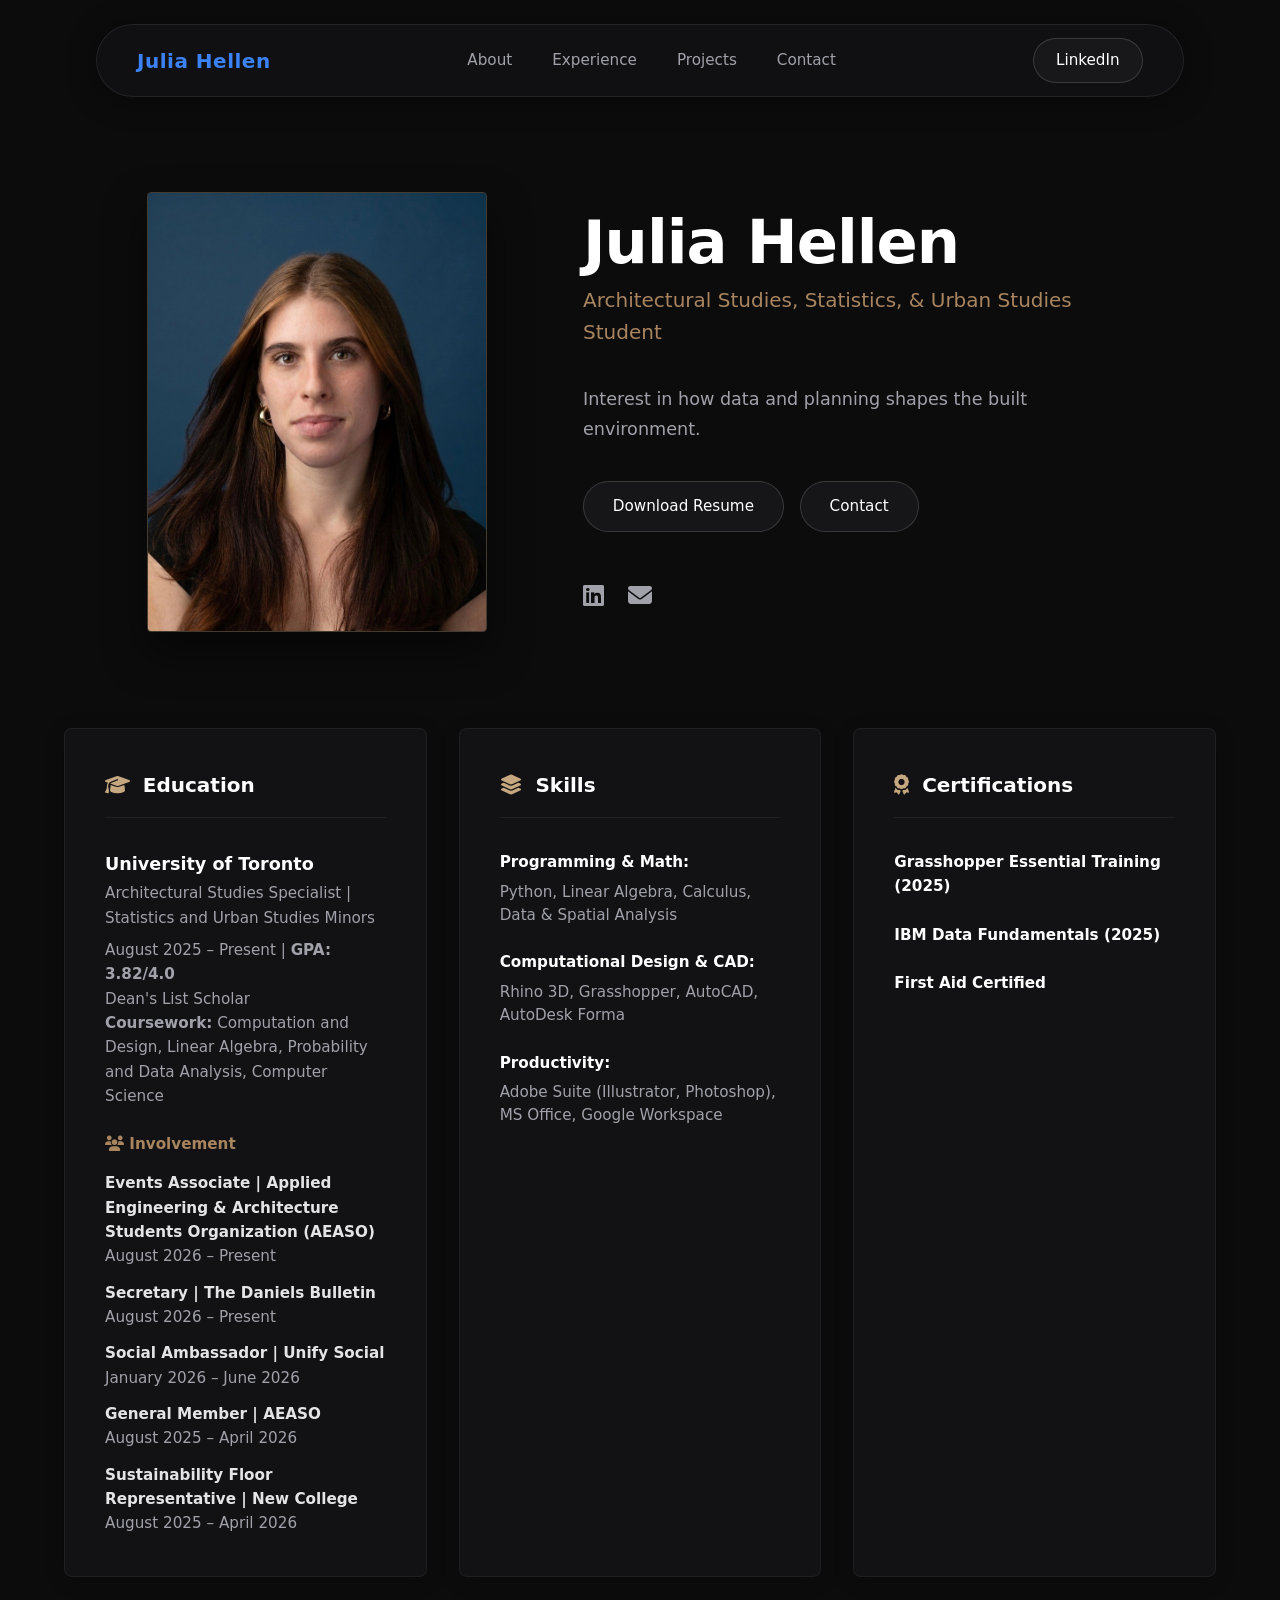
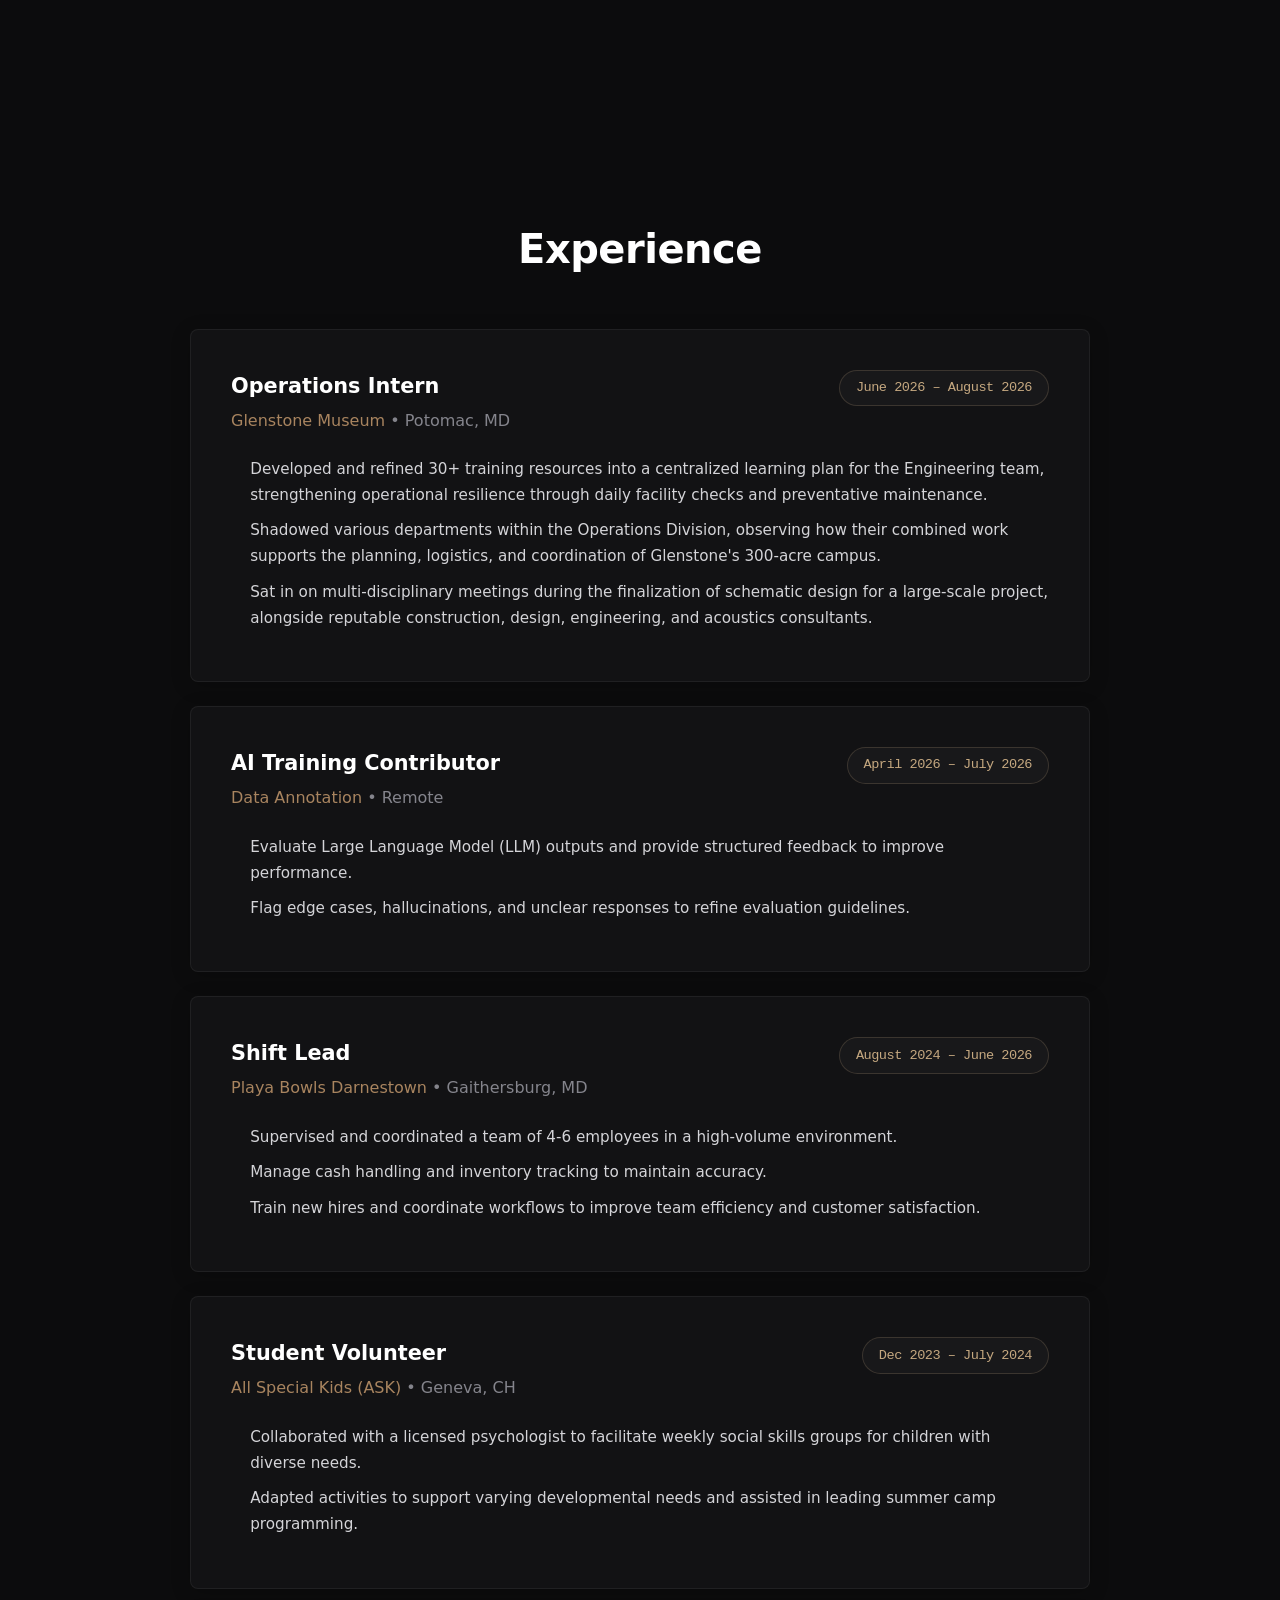
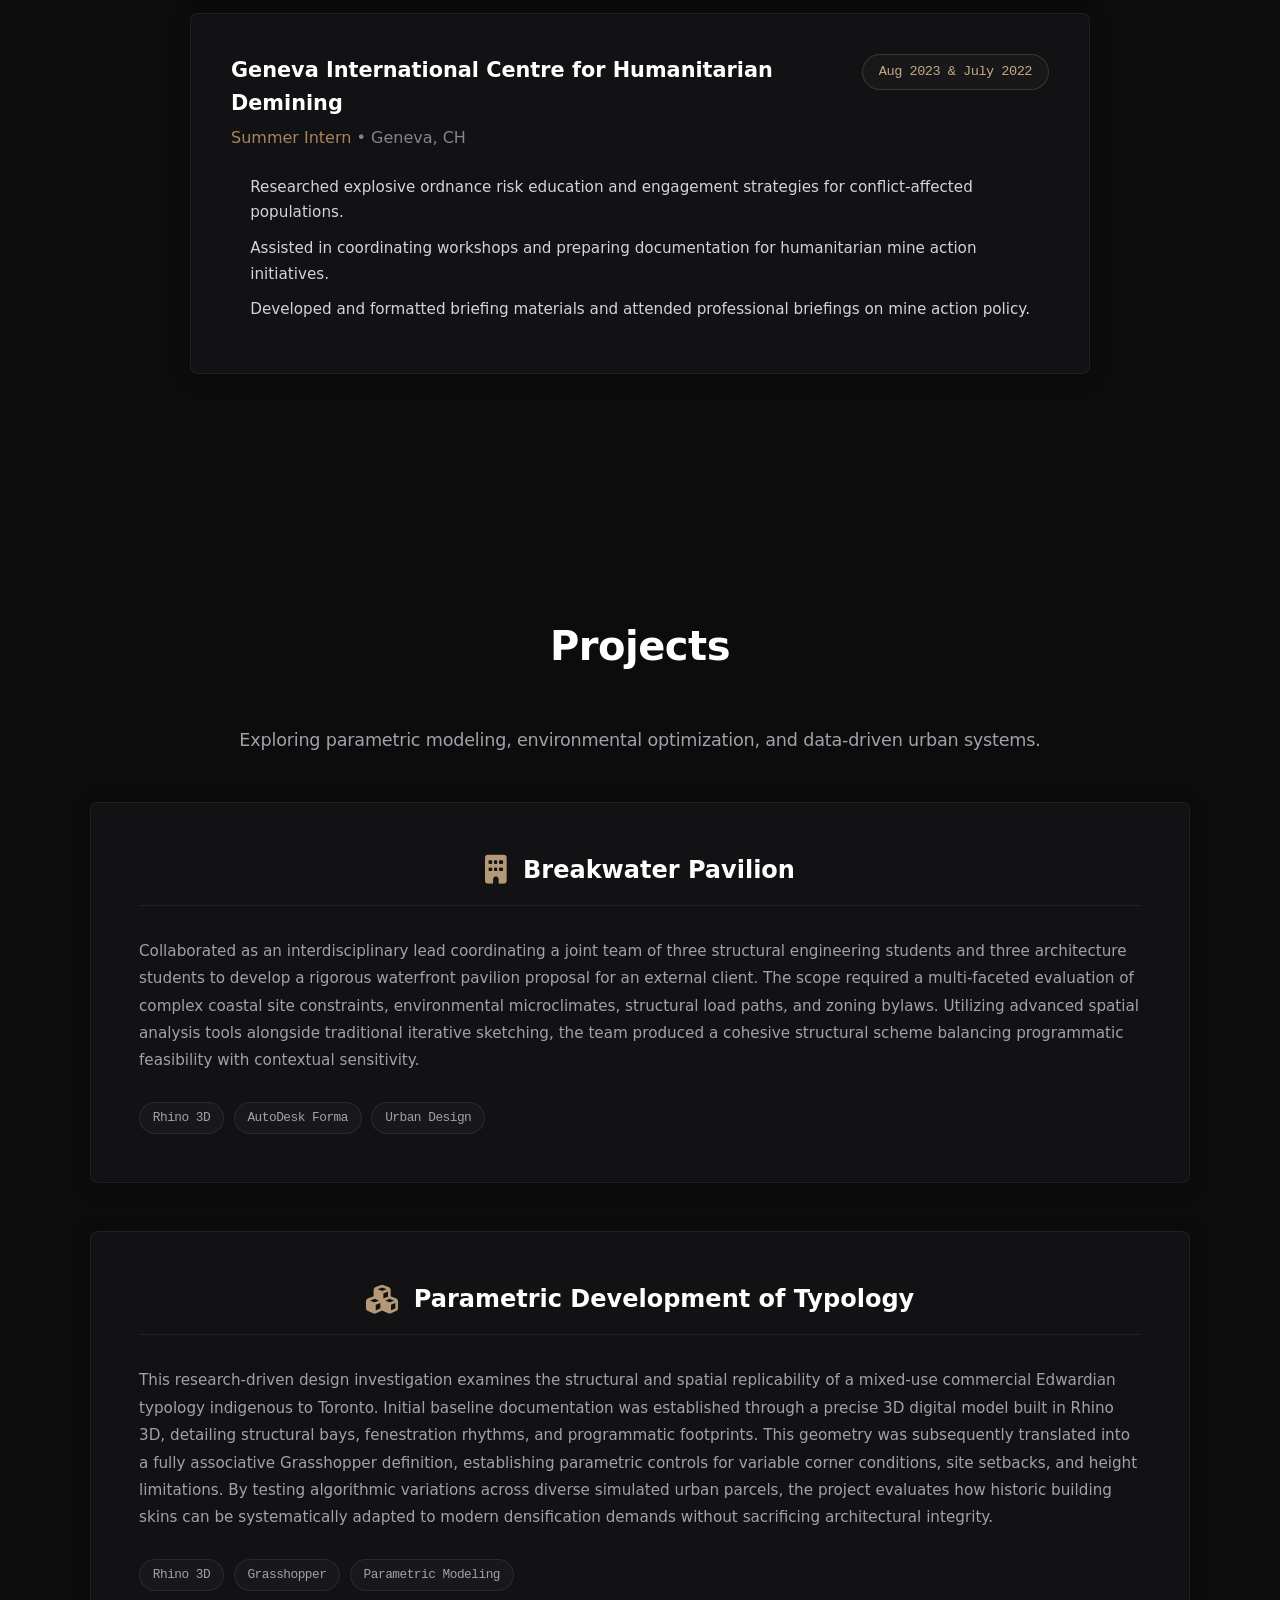
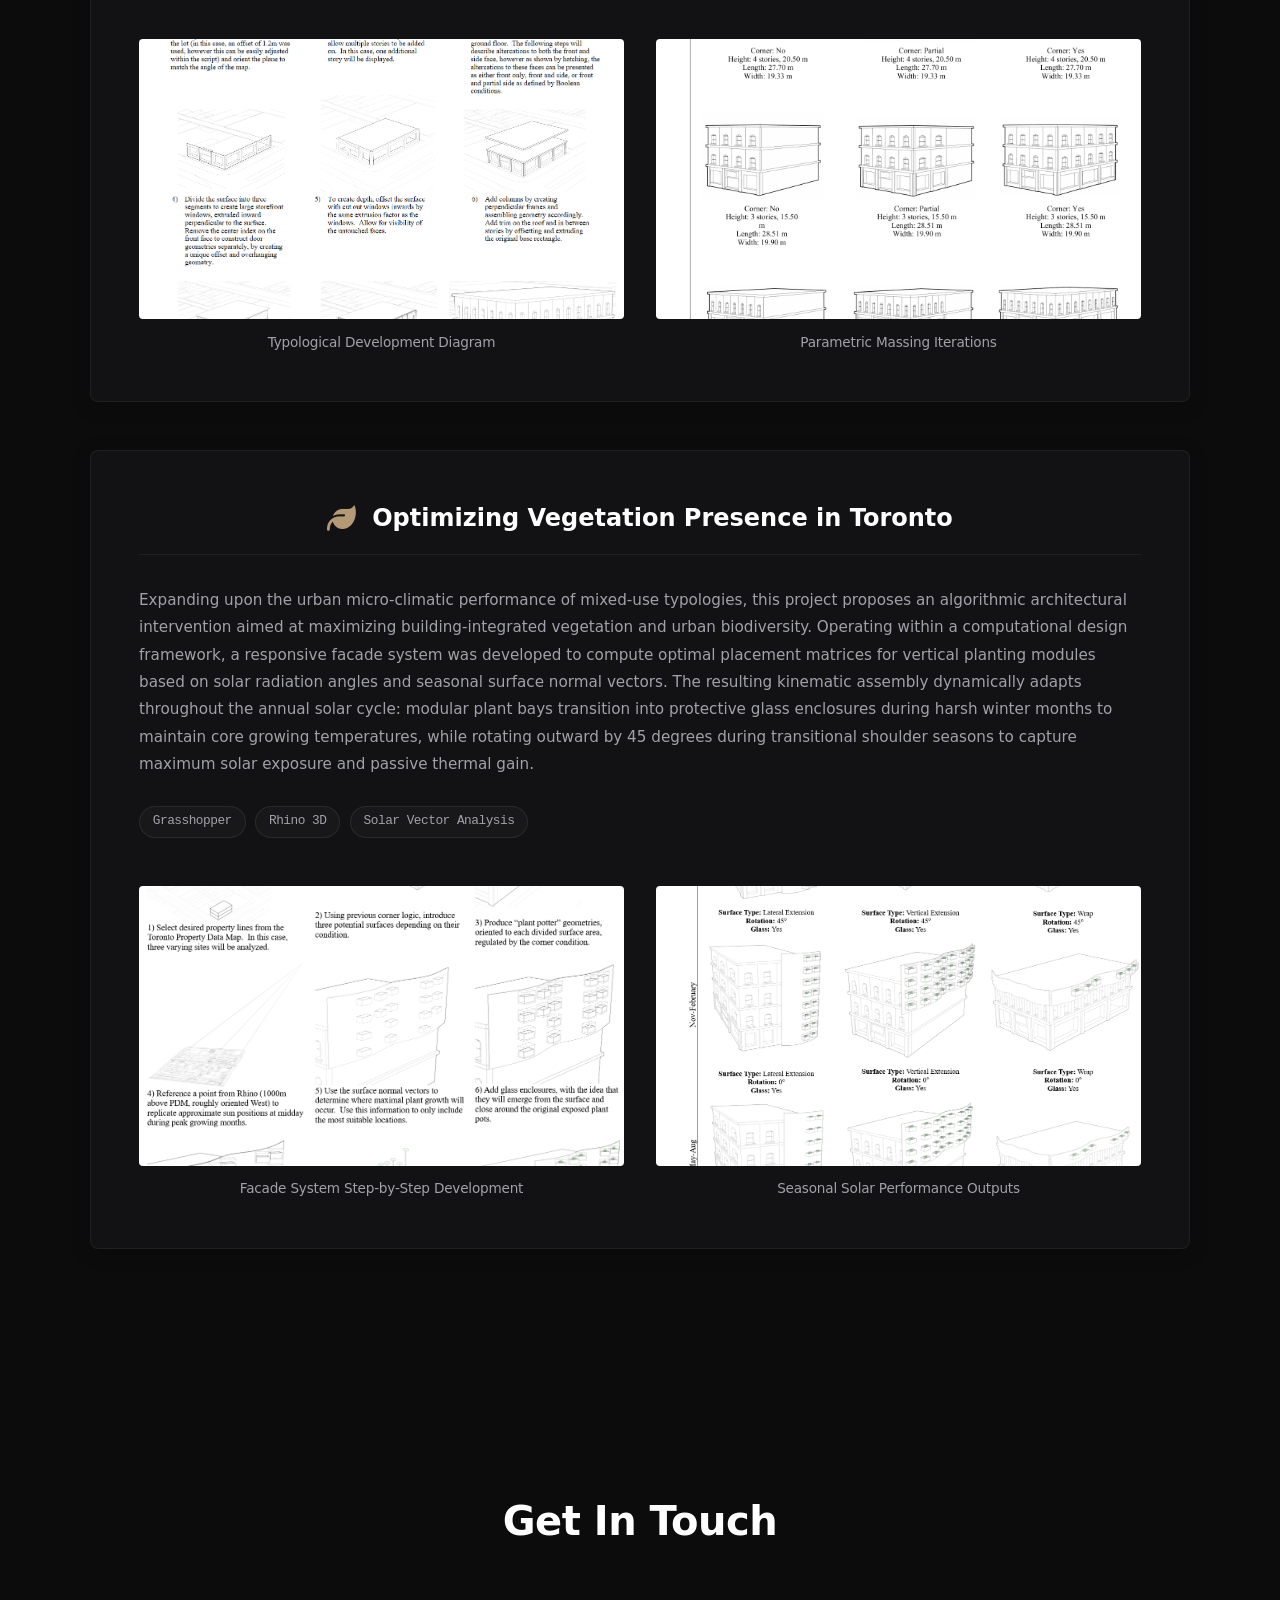
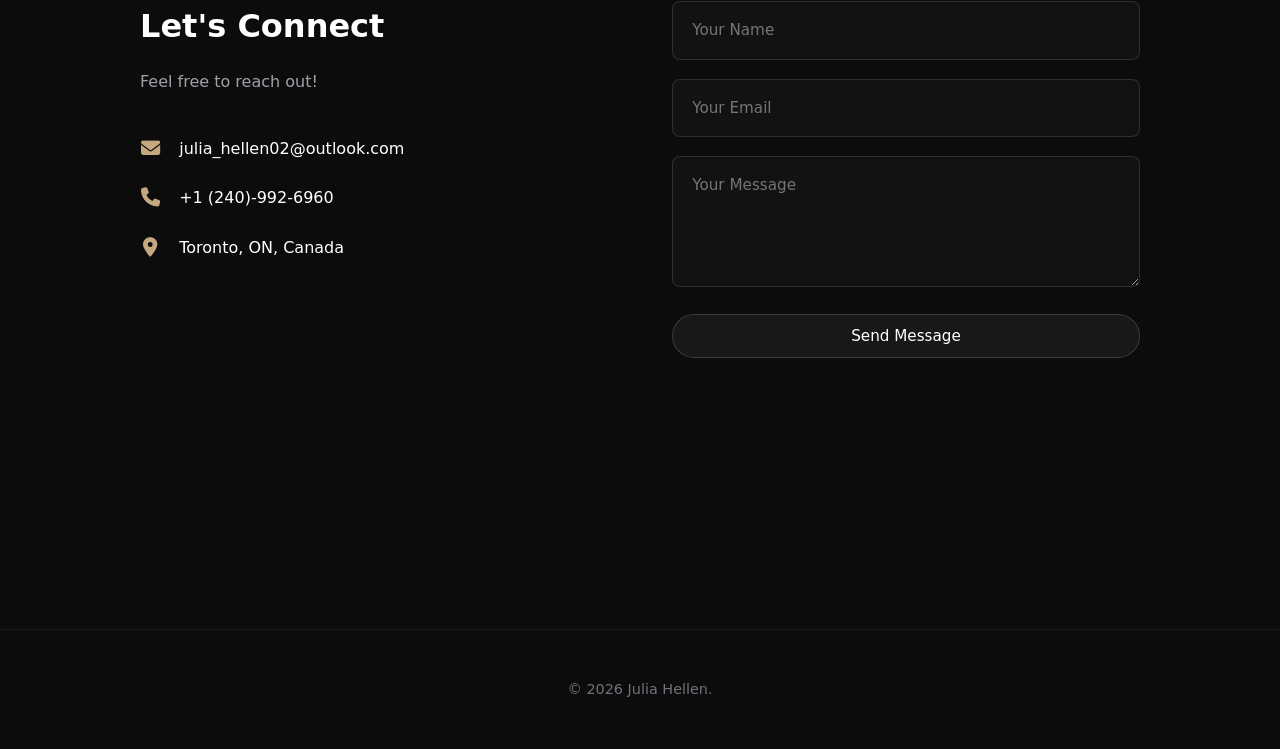
<file: index.html>
<!DOCTYPE html>
<html lang="en">
<head>
<meta charset="UTF-8">
<meta name="viewport" content="width=device-width, initial-scale=1.0">
<title>Julia Hellen | Portfolio</title>
<link rel="stylesheet" href="style.css">
<!-- Font Awesome CDN -->
<link rel="stylesheet" href="https://cdnjs.cloudflare.com/ajax/libs/font-awesome/6.5.1/css/all.min.css">
</head>
<body>
<header class="header">
<a href="#" class="logo"><span>Julia Hellen</span></a>

<ul class="nav-links">
<li><a href="#about">About</a></li>
<li><a href="#experience">Experience</a></li>
<li><a href="#projects">Projects</a></li>
<li><a href="#contact">Contact</a></li>
</ul>

<i class="fa-solid fa-bars" id="menu-icon"></i>

<a href="https://www.linkedin.com/in/julia-hellen/" target="_blank" class="visit-button">LinkedIn</a>
</header>

<!-- Hero / About Section -->
<section id="about" class="about">
<!-- Top Row: Photo on Left, Bio Info on Right -->
<div class="about-hero">
<div class="img-box">
<img src="photo.jpg" alt="Julia Hellen">
</div>

<div class="info-box">
<div class="text">
<h1>Julia Hellen</h1>
<span>Architectural Studies, Statistics, & Urban Studies Student </span>
</div>
<p class="tagline">Interest in how data and planning shapes the built environment.</p>

<div class="button-group">
<a href="Julia_Hellen.pdf" download="Julia_Hellen.pdf" class="button">Download Resume</a>
<a href="#contact" class="button">Contact</a>
</div>

<div class="socials">
<a href="https://www.linkedin.com/in/julia-hellen/" target="_blank" aria-label="LinkedIn"><i class="fa-brands fa-linkedin"></i></a>
<a href="mailto:julia_hellen02@outlook.com" aria-label="Email"><i class="fa-solid fa-envelope"></i></a>
</div>
</div>
</div>

<!-- 3 Info Cards Centered Below -->
<div class="skills-edu-grid">
<!-- Card 1: Education -->
<div class="info-card">
<h3><i class="fa-solid fa-graduation-cap"></i> Education</h3>
<div class="edu-item">
<h4>University of Toronto</h4>
<p class="sub text-accent">Architectural Studies Specialist | Statistics and Urban Studies Minors</p>
<p class="dates">August 2025 – Present | <strong>GPA: 3.82/4.0</strong></p>
<p class="highlight">Dean's List Scholar</p>
<p class="courses"><strong>Coursework:</strong> Computation and Design, Linear Algebra, Probability and Data Analysis, Computer Science</p>
</div>

<!-- Involvement Section -->
<div class="involvement-section">
<h4 class="sub text-accent" style="margin-bottom: 15px;"><i class="fa-solid fa-users"></i> Involvement</h4>

<div class="edu-item" style="margin-bottom: 12px;">
<h5 style="font-size: 0.95rem; font-weight: 600;">Events Associate | Applied Engineering & Architecture Students Organization (AEASO)</h5>
<p class="dates">August 2026 – Present</p>
</div>

<div class="edu-item" style="margin-bottom: 12px;">
<h5 style="font-size: 0.95rem; font-weight: 600;">Secretary | The Daniels Bulletin</h5>
<p class="dates">August 2026 – Present</p>
</div>

<div class="edu-item" style="margin-bottom: 12px;">
<h5 style="font-size: 0.95rem; font-weight: 600;">Social Ambassador | Unify Social</h5>
<p class="dates">January 2026 – June 2026</p>
</div>

<div class="edu-item" style="margin-bottom: 12px;">
<h5 style="font-size: 0.95rem; font-weight: 600;">General Member | AEASO</h5>
<p class="dates">August 2025 – April 2026</p>
</div>

<div class="edu-item">
<h5 style="font-size: 0.95rem; font-weight: 600;">Sustainability Floor Representative | New College</h5>
<p class="dates">August 2025 – April 2026</p>
</div>
</div>
</div>

<!-- Card 2: Skills -->
<div class="info-card">
<h3><i class="fa-solid fa-layer-group"></i> Skills</h3>
<div class="skills-list">
<div class="skill-group">
<label>Programming & Math:</label>
<span>Python, Linear Algebra, Calculus, Data & Spatial Analysis</span>
</div>
<div class="skill-group">
<label>Computational Design & CAD:</label>
<span>Rhino 3D, Grasshopper, AutoCAD, AutoDesk Forma</span>
</div>
<div class="skill-group">
<label>Productivity:</label>
<span>Adobe Suite (Illustrator, Photoshop), MS Office, Google Workspace</span>
</div>
</div>
</div>

<!-- Card 3: Certifications -->
<div class="info-card">
<h3><i class="fa-solid fa-award"></i> Certifications</h3>
<div class="cert-list">
<div class="cert-group">
<label>Grasshopper Essential Training (2025)</label>
</div>
<div class="cert-group">
<label>IBM Data Fundamentals (2025)</label>
</div>
<div class="cert-group">
<label>First Aid Certified</label>
</div>
</div>
</div>
</div>
</section>

<!-- Experience Section -->
<section id="experience" class="experience">
<h2 class="section-title">Experience</h2>

<div class="experience-container">
<!-- Experience Card 1 -->
<div class="exp-card">
<div class="exp-header">
<div>
<h3>Operations Intern</h3>
<p class="company">Glenstone Museum <span class="location">• Potomac, MD</span></p>
</div>
<span class="exp-date">June 2026 – August 2026</span>
</div>
<ul class="exp-bullets">
<li>Developed and refined 30+ training resources into a centralized learning plan for the Engineering team, strengthening operational resilience through daily facility checks and preventative maintenance.</li>
<li>Shadowed various departments within the Operations Division, observing how their combined work supports the planning, logistics, and coordination of Glenstone's 300-acre campus.</li>
<li>Sat in on multi-disciplinary meetings during the finalization of schematic design for a large-scale project, alongside reputable construction, design, engineering, and acoustics consultants.</li>
</ul>
</div>

<!-- Experience Card 2 -->
<div class="exp-card">
<div class="exp-header">
<div>
<h3>AI Training Contributor</h3>
<p class="company">Data Annotation <span class="location">• Remote</span></p>
</div>
<span class="exp-date">April 2026 – July 2026</span>
</div>
<ul class="exp-bullets">
<li>Evaluate Large Language Model (LLM) outputs and provide structured feedback to improve performance.</li>
<li>Flag edge cases, hallucinations, and unclear responses to refine evaluation guidelines.</li>
</ul>
</div>

<!-- Experience Card 3 -->
<div class="exp-card">
<div class="exp-header">
<div>
<h3>Shift Lead</h3>
<p class="company">Playa Bowls Darnestown <span class="location">• Gaithersburg, MD</span></p>
</div>
<span class="exp-date">August 2024 – June 2026</span>
</div>
<ul class="exp-bullets">
<li>Supervised and coordinated a team of 4-6 employees in a high-volume environment.</li>
<li>Manage cash handling and inventory tracking to maintain accuracy.</li>
<li>Train new hires and coordinate workflows to improve team efficiency and customer satisfaction.</li>
</ul>
</div>

<!-- Experience Card 4 -->
<div class="exp-card">
<div class="exp-header">
<div>
<h3>Student Volunteer</h3>
<p class="company">All Special Kids (ASK) <span class="location">• Geneva, CH</span></p>
</div>
<span class="exp-date">Dec 2023 – July 2024</span>
</div>
<ul class="exp-bullets">
<li>Collaborated with a licensed psychologist to facilitate weekly social skills groups for children with diverse needs.</li>
<li>Adapted activities to support varying developmental needs and assisted in leading summer camp programming.</li>
</ul>
</div>

<!-- Experience Card 5 -->
<div class="exp-card">
<div class="exp-header">
<div>
<h3>Geneva International Centre for Humanitarian Demining</h3>
<p class="company">Summer Intern <span class="location">• Geneva, CH</span></p>
</div>
<span class="exp-date">Aug 2023 & July 2022</span>
</div>
<ul class="exp-bullets">
<li>Researched explosive ordnance risk education and engagement strategies for conflict-affected populations.</li>
<li>Assisted in coordinating workshops and preparing documentation for humanitarian mine action initiatives.</li>
<li>Developed and formatted briefing materials and attended professional briefings on mine action policy.</li>
</ul>
</div>
</div>
</section>

<!-- Projects Section -->
<section id="projects" class="projects">
<h2 class="section-title">Projects</h2>

<!-- Projects Overview Subtitle -->
<div class="projects-overview">
<p>Exploring parametric modeling, environmental optimization, and data-driven urban systems.</p>
</div>

<div class="projects-detailed-container">

<!-- Project Item 1: Breakwater Pavilion -->
<div class="project-detailed-card">
<div class="project-header-content">
<i class="fa-solid fa-building project-icon"></i>
<h3>Breakwater Pavilion</h3>
</div>
<div class="project-text-side full-width">
<p>Collaborated as an interdisciplinary lead coordinating a joint team of three structural engineering students and three architecture students to develop a rigorous waterfront pavilion proposal for an external client. The scope required a multi-faceted evaluation of complex coastal site constraints, environmental microclimates, structural load paths, and zoning bylaws. Utilizing advanced spatial analysis tools alongside traditional iterative sketching, the team produced a cohesive structural scheme balancing programmatic feasibility with contextual sensitivity.</p>
<div class="tech-tags">
<span>Rhino 3D</span>
<span>AutoDesk Forma</span>
<span>Urban Design</span>
</div>
</div>
</div>

<!-- Project Item 2: Parametric Development of Typology -->
<div class="project-detailed-card">
<div class="project-header-content">
<i class="fa-solid fa-cubes project-icon"></i>
<h3>Parametric Development of Typology</h3>
</div>
<div class="project-text-side full-width">
<p>This research-driven design investigation examines the structural and spatial replicability of a mixed-use commercial Edwardian typology indigenous to Toronto. Initial baseline documentation was established through a precise 3D digital model built in Rhino 3D, detailing structural bays, fenestration rhythms, and programmatic footprints. This geometry was subsequently translated into a fully associative Grasshopper definition, establishing parametric controls for variable corner conditions, site setbacks, and height limitations. By testing algorithmic variations across diverse simulated urban parcels, the project evaluates how historic building skins can be systematically adapted to modern densification demands without sacrificing architectural integrity.</p>
<div class="tech-tags">
<span>Rhino 3D</span>
<span>Grasshopper</span>
<span>Parametric Modeling</span>
</div>
</div>
<div class="project-images-row">
<div class="image-showcase">
<a href="0.png" download class="image-download-link">
<img src="0.png" alt="Typological Development Diagram">
</a>
<span class="img-caption">Typological Development Diagram</span>
</div>
<div class="image-showcase">
<a href="0 (4).png" download class="image-download-link">
<img src="0 (4).png" alt="Parametric Massing Iterations">
</a>
<span class="img-caption">Parametric Massing Iterations</span>
</div>
</div>
</div>

<!-- Project Item 3: Optimizing Vegetation Presence in Toronto -->
<div class="project-detailed-card">
<div class="project-header-content">
<i class="fa-solid fa-leaf project-icon"></i>
<h3>Optimizing Vegetation Presence in Toronto</h3>
</div>
<div class="project-text-side full-width">
<p>Expanding upon the urban micro-climatic performance of mixed-use typologies, this project proposes an algorithmic architectural intervention aimed at maximizing building-integrated vegetation and urban biodiversity. Operating within a computational design framework, a responsive facade system was developed to compute optimal placement matrices for vertical planting modules based on solar radiation angles and seasonal surface normal vectors. The resulting kinematic assembly dynamically adapts throughout the annual solar cycle: modular plant bays transition into protective glass enclosures during harsh winter months to maintain core growing temperatures, while rotating outward by 45 degrees during transitional shoulder seasons to capture maximum solar exposure and passive thermal gain.</p>
<div class="tech-tags">
<span>Grasshopper</span>
<span>Rhino 3D</span>
<span>Solar Vector Analysis</span>
</div>
</div>
<div class="project-images-row">
<div class="image-showcase">
<a href="0 (5).png" download class="image-download-link">
<img src="0 (5).png" alt="Facade System Step-by-Step Development">
</a>
<span class="img-caption">Facade System Step-by-Step Development</span>
</div>
<div class="image-showcase">
<a href="0 (6).png" download class="image-download-link">
<img src="0 (6).png" alt="Seasonal Solar Performance Outputs">
</a>
<span class="img-caption">Seasonal Solar Performance Outputs</span>
</div>
</div>
</div>

</div>
</section>

<!-- Contact Section -->
<section id="contact" class="contact">
<h2 class="section-title">Get In Touch</h2>

<div class="contact-container">
<div class="contact-info">
<h3>Let's Connect</h3>
<p>Feel free to reach out!</p>
<div class="contact-detail">
<i class="fa-solid fa-envelope"></i>
<span>julia_hellen02@outlook.com</span>
</div>
<div class="contact-detail">
<i class="fa-solid fa-phone"></i>
<span>+1 (240)-992-6960</span>
</div>
<div class="contact-detail">
<i class="fa-solid fa-location-dot"></i>
<span>Toronto, ON, Canada</span>
</div>
</div>

<form class="contact-form" id="contact-form">
<input type="text" placeholder="Your Name" required>
<input type="email" placeholder="Your Email" required>
<textarea rows="5" placeholder="Your Message" required></textarea>
<button type="submit" class="button">Send Message</button>
</form>
</div>
</section>

<footer>
<p>© 2026 Julia Hellen.</p>
</footer>

</body>
</html>
</file>
<file: style.css>
* {
  margin: 0;
  padding: 0;
  box-sizing: border-box;
  font-family: system-ui, -apple-system, BlinkMacSystemFont, 'Segoe UI', Roboto, Oxygen, Ubuntu, Cantarell, 'Open Sans', 'Helvetica Neue', sans-serif;
  text-decoration: none;
  scroll-behavior: smooth;
  list-style: none;
}

body {
  background-color: #0c0c0d; /* Pure minimalist dark black */
  color: #e4e4e7; /* Crisp off-white */
  margin: 0;
  min-height: 100vh;
  overflow-x: hidden;
  line-height: 1.6;
  -webkit-font-smoothing: antialiased;
  -moz-osx-font-smoothing: grayscale;
  text-rendering: optimizeLegibility;
}

/* Custom Selection Highlight */
::selection {
  background: #c5a880; /* Refined Gold */
  color: #0c0c0d;
}

/* Custom Minimalist Scrollbar */
::-webkit-scrollbar {
  width: 8px;
}

::-webkit-scrollbar-track {
  background: #0c0c0d;
}

::-webkit-scrollbar-thumb {
  background: #1a1a1c;
  border-radius: 4px;
  border: 2px solid #0c0c0d;
}

::-webkit-scrollbar-thumb:hover {
  background: #c5a880;
}

/* Header & Navbar */
header {
  position: fixed;
  top: 1.5rem;
  left: 50%;
  transform: translateX(-50%);
  display: flex;
  align-items: center;
  justify-content: space-between;
  width: 85%;
  max-width: 1200px;
  background-color: rgba(18, 18, 20, 0.85); 
  backdrop-filter: blur(16px);
  -webkit-backdrop-filter: blur(16px);
  border: 1px solid rgba(255, 255, 255, 0.08);
  padding: 0.8rem 2.5rem;
  border-radius: 100px;
  z-index: 1000;
  box-shadow: 0 4px 30px rgba(0, 0, 0, 0.4);
}

.logo {
  color: #ffffff; 
  font-size: 1.25rem;
  font-weight: 600;
  letter-spacing: 0.5px;
  white-space: nowrap;
  transition: opacity 0.3s ease;
}

.logo span {
  color: #3b82f6; /* Logo Blue accent */
}

.logo:hover {
  opacity: 0.7;
}

.nav-links {
  display: flex;
  align-items: center;
  gap: 2.5rem;
}

.nav-links li {
  display: flex;
  align-items: center;
}

li a {
  position: relative;
  color: #a1a1aa; /* Neutral subtle grey */
  font-size: 0.95rem;
  font-weight: 500;
  padding: 0.2rem 0;
  transition: color 0.3s ease;
}

li a::before {
  position: absolute;
  content: '';
  width: 0;
  left: 0;
  height: 2px;
  bottom: -4px;
  border-radius: 2px;
  transition: width 0.3s ease-in-out;
  background: #c5a880; /* Refined Gold accent */
}

li a:hover,
li a.active {
  color: #ffffff;
}

li a:hover::before,
li a.active::before {
  width: 100%;
}

.visit-button {
  padding: 0.6rem 1.4rem;
  border-radius: 100px;
  border: 1px solid rgba(255, 255, 255, 0.15);
  font-size: 0.95rem;
  font-weight: 500;
  color: #ffffff; 
  cursor: pointer;
  white-space: nowrap;
  transition: all 0.3s ease;
  background: #18181a;
  display: inline-block;
}

.visit-button:hover {
  background: #c5a880;
  border-color: #c5a880;
  color: #0c0c0d;
}

#menu-icon {
  font-size: 1.5rem;
  display: none;
  cursor: pointer;
  color: #ffffff;
}

/* Sections Base Styling */
section {
  min-height: 100vh;
  padding: 10rem 5% 5rem;
  width: 100%;
  position: relative;
  max-width: 1400px;
  margin: 0 auto;
}

.section-title {
  font-size: 2.5rem;
  font-weight: 700;
  text-align: center;
  margin-bottom: 3rem;
  letter-spacing: -0.5px;
  color: #ffffff;
}

/* About / Hero Section */
.about {
  display: flex;
  flex-direction: column;
  align-items: center;
  justify-content: center;
  min-height: 100vh;
  padding-top: 12rem;
  position: relative;
}

.about-hero {
  display: flex;
  flex-direction: row;
  align-items: center;
  justify-content: center;
  gap: 6rem;
  max-width: 1100px;
  width: 100%;
}

.about .img-box {
  position: relative;
  flex-shrink: 0;
}

.about .img-box img {
  display: block;
  width: 340px; 
  height: 440px; 
  aspect-ratio: 4 / 5; 
  object-fit: cover;
  object-position: center 15%;
  border-radius: 4px; 
  border: 1px solid rgba(197, 168, 128, 0.3);
  box-shadow: 0 20px 40px rgba(0, 0, 0, 0.5);
  transition: transform 0.4s ease, box-shadow 0.4s ease, border-color 0.4s ease;
}

.about .img-box img:hover {
  transform: translateY(-5px);
  box-shadow: 0 25px 50px rgba(0, 0, 0, 0.7);
  border-color: rgba(197, 168, 128, 0.6);
}

.info-box {
  display: flex;
  flex-direction: column;
  align-items: flex-start;
  gap: 1.8rem;
  max-width: 550px;
}

.info-box h1 {
  font-size: 3.8rem;
  font-weight: 700;
  line-height: 1.1;
  letter-spacing: -1px;
  color: #ffffff;
  margin-bottom: 0.5rem;
}

.info-box span {
  color: #a8845f; /* Elegant warm brown */
  font-size: 1.25rem;
  font-weight: 500; 
  display: block;
  margin-bottom: 0.5rem;
}

.tagline {
  font-size: 1.1rem;
  color: #a1a1aa;
  line-height: 1.7;
}

.button-group {
  display: flex;
  gap: 1rem;
  margin-top: 0.5rem;
}

.button {
  border-radius: 100px;
  padding: 0.75rem 1.8rem;
  border: 1px solid rgba(255, 255, 255, 0.15);
  color: #ffffff;
  cursor: pointer;
  font-size: 0.95rem;
  font-weight: 500;
  transition: all 0.3s ease;
  background-color: #161618;
  display: inline-block;
}

.button:hover {
  background-color: #c5a880;
  color: #0c0c0d;
  border-color: #c5a880;
}

.socials {
  display: flex;
  gap: 1.5rem;
  margin-top: 1rem;
}

.socials a {
  color: #a1a1aa;
  font-size: 1.5rem;
  transition: color 0.3s ease, transform 0.3s ease;
}

.socials a:hover {
  color: #c5a880;
  transform: translateY(-2px);
}

/* 3-CARD GRID */
.skills-edu-grid {
  display: grid;
  grid-template-columns: repeat(3, 1fr);
  gap: 2rem;
  max-width: 1200px;
  width: 100%;
  margin-top: 6rem;
}

.info-card {
  background: #121214;
  border: 1px solid rgba(255, 255, 255, 0.06);
  border-radius: 8px;
  padding: 2.5rem;
  display: flex;
  flex-direction: column;
  transition: box-shadow 0.3s ease, transform 0.3s ease, border-color 0.3s ease;
  box-shadow: 0 4px 20px rgba(0, 0, 0, 0.2);
}

.info-card:hover {
  transform: translateY(-3px);
  box-shadow: 0 10px 30px rgba(0, 0, 0, 0.4);
  border-color: rgba(197, 168, 128, 0.3);
}

.info-card h3 {
  font-size: 1.25rem;
  font-weight: 600;
  margin-bottom: 2rem;
  color: #ffffff;
  display: flex;
  align-items: center;
  gap: 0.8rem;
  border-bottom: 1px solid rgba(255, 255, 255, 0.06);
  padding-bottom: 1rem;
}

.info-card h3 i {
  color: #c5a880;
}

.edu-item {
  margin-bottom: 1.5rem;
}

.edu-item:last-child {
  margin-bottom: 0;
}

.edu-item h4 {
  font-size: 1.1rem;
  font-weight: 600;
  color: #ffffff;
  margin-bottom: 0.2rem;
}

.text-accent {
  color: #a8845f;
  font-size: 0.95rem;
  margin-bottom: 0.5rem;
}

.edu-item p {
  font-size: 0.95rem;
  color: #a1a1aa;
}

.card-divider {
  border: 0;
  height: 1px;
  background: rgba(255, 255, 255, 0.06);
  margin: 1.5rem 0;
}

.skills-list, .cert-list {
  display: flex;
  flex-direction: column;
  gap: 1.5rem;
}

.skill-group, .cert-group {
  display: flex;
  flex-direction: column;
  gap: 0.4rem;
}

.skill-group label, .cert-group label {
  font-weight: 600;
  font-size: 0.95rem;
  color: #ffffff;
}

.skill-group span, .cert-group span {
  font-size: 0.95rem;
  color: #a1a1aa;
  line-height: 1.5;
}

/* Experience Section */
.experience-container {
  display: flex;
  flex-direction: column;
  gap: 1.5rem;
  max-width: 900px;
  margin: 0 auto;
}

.exp-card {
  background: #121214;
  border: 1px solid rgba(255, 255, 255, 0.06);
  border-radius: 8px;
  padding: 2.5rem;
  box-shadow: 0 4px 20px rgba(0, 0, 0, 0.2);
  transition: transform 0.3s ease, box-shadow 0.3s ease, border-color 0.3s ease;
}

.exp-card:hover {
  transform: translateY(-3px);
  box-shadow: 0 10px 30px rgba(0, 0, 0, 0.4);
  border-color: rgba(197, 168, 128, 0.3);
}

.exp-header {
  display: flex;
  justify-content: space-between;
  align-items: flex-start;
  margin-bottom: 1.5rem;
  gap: 1rem;
}

.exp-header h3 {
  font-size: 1.3rem;
  font-weight: 600;
  color: #ffffff;
}

.exp-header .company {
  font-size: 1rem;
  color: #a8845f;
  margin-top: 0.3rem;
}

.company .location {
  opacity: 0.8;
  color: #a1a1aa;
}

.exp-date {
  font-size: 0.85rem;
  font-weight: 500;
  color: #c5a880;
  background: #18181a;
  border: 1px solid rgba(197, 168, 128, 0.2);
  padding: 0.4rem 1rem;
  border-radius: 100px;
  white-space: nowrap;
  font-family: ui-monospace, SFMono-Regular, Menlo, Monaco, Consolas, monospace;
  letter-spacing: -0.5px;
}

.exp-bullets {
  padding-left: 1.2rem;
  list-style-type: disc;
}

.exp-bullets li {
  font-size: 0.95rem;
  line-height: 1.7;
  color: #d4d4d8;
  margin-bottom: 0.6rem;
}

.exp-bullets li::marker {
  color: #c5a880;
}

/* Projects Section Subtitle Styling */
.projects-overview {
  max-width: 1100px;
  margin: 0 auto 3rem;
  text-align: center;
  padding: 0 1rem;
}

.projects-overview p {
  color: #a1a1aa;
  font-size: 1.1rem;
  font-weight: 400;
  letter-spacing: -0.2px;
}

.projects-detailed-container {
  display: flex;
  flex-direction: column;
  gap: 3rem;
  max-width: 1100px;
  margin: 0 auto;
}

.project-detailed-card {
  background: #121214;
  border: 1px solid rgba(255, 255, 255, 0.06);
  border-radius: 8px;
  padding: 3rem;
  box-shadow: 0 4px 20px rgba(0, 0, 0, 0.2);
  transition: transform 0.3s ease, box-shadow 0.3s ease, border-color 0.3s ease;
  display: flex;
  flex-direction: column;
  gap: 2rem;
}

.project-detailed-card:hover {
  transform: translateY(-3px);
  box-shadow: 0 10px 30px rgba(0, 0, 0, 0.4);
  border-color: rgba(197, 168, 128, 0.3);
}

.project-header-content {
  display: flex;
  align-items: center;
  justify-content: center;
  gap: 1rem;
  border-bottom: 1px solid rgba(255, 255, 255, 0.06);
  padding-bottom: 1rem;
  text-align: center;
}

.project-header-content .project-icon {
  margin-bottom: 0;
}

.project-header-content h3 {
  font-size: 1.5rem;
  font-weight: 600;
  color: #ffffff;
}

.project-text-side.full-width {
  display: flex;
  flex-direction: column;
  gap: 1.2rem;
}

.project-text-side.full-width p {
  font-size: 0.95rem;
  line-height: 1.8;
  color: #a1a1aa;
}

/* Side-by-side images with strict consistent dimensions */
.project-images-row {
  display: grid;
  grid-template-columns: 1fr 1fr;
  gap: 2rem;
  margin-top: 1rem;
}

.image-showcase {
  display: flex;
  flex-direction: column;
  gap: 0.8rem;
}

.image-download-link {
  display: block;
  width: 100%;
  height: 280px; /* Uniform height constraint for consistency */
  cursor: pointer;
}

.image-showcase img {
  width: 100%;
  height: 100%;
  display: block;
  object-fit: cover; /* Ensures uniform filling and identical dimensions across cards */
  border-radius: 4px;
  transition: opacity 0.3s ease, transform 0.3s ease;
}

.image-showcase img:hover {
  opacity: 0.85;
  transform: translateY(-2px);
}

/* Centered neutral monochrome caption matching the site font */
.img-caption {
  font-size: 0.85rem;
  color: #a1a1aa; 
  letter-spacing: -0.2px;
  text-align: center;
}

.project-icon {
  font-size: 1.8rem;
  color: #c5a880;
  margin-bottom: 1.5rem;
  opacity: 0.9;
}

.tech-tags {
  display: flex;
  flex-wrap: wrap;
  gap: 0.6rem;
  margin-top: 0.5rem;
}

.tech-tags span {
  font-size: 0.8rem;
  font-weight: 500;
  padding: 0.3rem 0.8rem;
  background: #18181a;
  border: 1px solid rgba(255, 255, 255, 0.08);
  color: #a1a1aa;
  border-radius: 100px;
  font-family: ui-monospace, SFMono-Regular, Menlo, Monaco, Consolas, monospace;
  letter-spacing: -0.5px;
}

/* Contact Section */
.contact-container {
  display: grid;
  grid-template-columns: repeat(auto-fit, minmax(350px, 1fr));
  gap: 4rem;
  max-width: 1000px;
  margin: 0 auto;
}

.contact-info h3 {
  font-size: 2rem;
  font-weight: 600;
  margin-bottom: 1rem;
  color: #ffffff;
}

.contact-info p {
  color: #a1a1aa;
  margin-bottom: 2.5rem;
  line-height: 1.7;
  font-size: 1rem;
}

.contact-detail {
  cursor: default;
  display: flex;
  align-items: center;
  gap: 1.2rem;
  margin-bottom: 1.5rem;
  font-size: 1rem;
  color: #ffffff;
}

.contact-detail i {
  font-size: 1.2rem;
  color: #c5a880;
  width: 20px;
  text-align: center;
}

.contact-form {
  display: flex;
  flex-direction: column;
  gap: 1.2rem;
}

.contact-form input, 
.contact-form textarea {
  width: 100%;
  padding: 1.2rem;
  background: #121214;
  border: 1px solid rgba(255, 255, 255, 0.12);
  border-radius: 8px;
  color: #ffffff;
  font-size: 0.95rem;
  outline: none;
  transition: all 0.3s ease;
}

.contact-form textarea {
  resize: vertical;
  min-height: 120px;
}

.contact-form input:focus, 
.contact-form textarea:focus {
  border-color: #c5a880;
  box-shadow: 0 0 0 3px rgba(197, 168, 128, 0.15);
}

.contact-form .button {
  margin-top: 0.5rem;
  background: #18181a;
  color: #ffffff;
  border-color: rgba(255, 255, 255, 0.15);
}

.contact-form .button:hover {
  background: #c5a880;
  border-color: #c5a880;
  color: #0c0c0d;
}

footer {
  text-align: center;
  padding: 3rem 1rem;
  border-top: 1px solid rgba(255, 255, 255, 0.06);
  font-size: 0.9rem;
  color: #71717a;
}

/* Responsive Adjustments */
@media (max-width: 1024px) {
  .about-hero {
    gap: 3rem;
  }
  .skills-edu-grid {
    gap: 1.5rem;
  }
}

@media (max-width: 900px) {
  header {
    width: 90%;
    padding: 0.8rem 1.5rem;
  }
  
  .about-hero {
    flex-direction: column;
    text-align: center;
  }
  
  .info-box {
    align-items: center;
    text-align: center;
  }

  .skills-edu-grid {
    grid-template-columns: 1fr; 
    margin-top: 4rem;
  }

  .about .img-box img {
    width: 280px;
    height: 360px;
  }
  
  .info-box h1 {
    font-size: 3rem;
  }
  
  .button-group, .socials {
    justify-content: center;
  }
  
  .exp-header {
    flex-direction: column;
    gap: 0.5rem;
  }

  .project-images-row {
    grid-template-columns: 1fr;
  }

  .image-download-link {
    height: 240px;
  }
}

@media (max-width: 600px) {
  section {
    padding: 8rem 5% 4rem;
  }
  
  .section-title {
    font-size: 2rem;
  }
  
  .project-detailed-card {
    padding: 1.5rem;
  }
}
</file>
